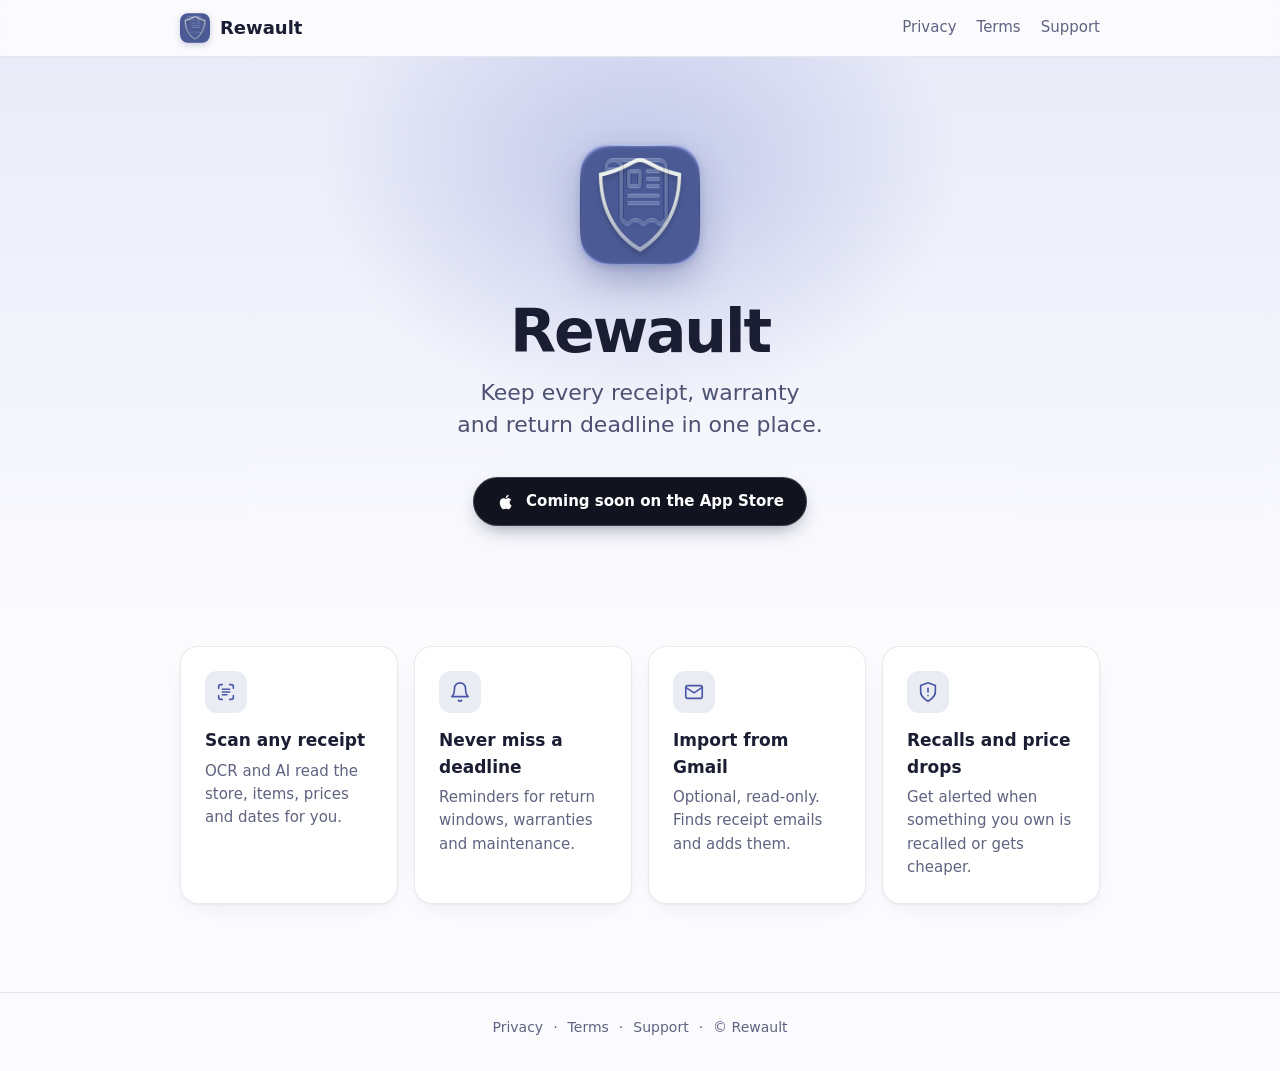
<file: index.html>
<!doctype html>
<html lang="en">
<head>
  <meta charset="utf-8">
  <meta name="viewport" content="width=device-width, initial-scale=1">
  <title>Rewault: receipts, warranties and returns</title>
  <meta name="description" content="Keep every receipt, warranty and return deadline in one place.">
  <meta name="theme-color" content="#fbfbfe" media="(prefers-color-scheme: light)">
  <meta name="theme-color" content="#0b0d18" media="(prefers-color-scheme: dark)">
  <link rel="icon" href="/favicon.ico" sizes="any">
  <link rel="icon" type="image/png" sizes="32x32" href="/assets/favicon-32.png">
  <link rel="apple-touch-icon" href="/assets/apple-touch-icon.png">
  <link rel="stylesheet" href="/styles.css">
</head>
<body>
  <header class="site-header">
    <div class="wrap">
      <a class="brand" href="/"><img src="/assets/logo.png" alt="" width="30" height="30">Rewault</a>
      <nav class="site-nav" aria-label="Main">
      <a href="/privacy/">Privacy</a>
      <a href="/terms/">Terms</a>
      <a href="/support/">Support</a>
      </nav>
    </div>
  </header>

  <main>
    <section class="hero">
      <div class="wrap">
        <img class="hero-icon" src="/assets/logo-256.png" alt="Rewault app icon" width="104" height="104">
        <h1>Rewault</h1>
        <p>Keep every receipt, warranty and return deadline in one place.</p>
        <!-- Placeholder: swap for Apple's official "Download on the App Store" badge and set href to [APP STORE URL]. -->
        <a class="badge-placeholder" href="#" aria-label="Coming soon on the App Store">
          <svg viewBox="0 0 24 24" fill="currentColor" aria-hidden="true"><path d="M16.37 12.6c-.02-2.2 1.8-3.26 1.88-3.31-1.03-1.5-2.62-1.7-3.18-1.72-1.35-.14-2.64.8-3.33.8-.69 0-1.74-.78-2.87-.76-1.47.02-2.83.86-3.59 2.18-1.54 2.66-.39 6.6 1.1 8.76.73 1.06 1.6 2.24 2.73 2.2 1.1-.05 1.51-.71 2.84-.71 1.32 0 1.7.71 2.86.69 1.18-.02 1.93-1.07 2.65-2.13.84-1.22 1.18-2.41 1.2-2.47-.03-.01-2.3-.88-2.33-3.5zM14.2 6.13c.6-.73 1.01-1.75.9-2.76-.87.04-1.92.58-2.54 1.31-.56.65-1.05 1.69-.92 2.68.97.08 1.96-.49 2.56-1.23z"/></svg>
          Coming soon on the App Store
        </a>
      </div>
    </section>

    <section class="features wrap" aria-label="Features">
      <div class="feature-grid">
      <div class="feature">
        <div class="feature-icon"><svg viewBox="0 0 24 24" fill="none" stroke="currentColor" stroke-width="1.8" stroke-linecap="round" stroke-linejoin="round" aria-hidden="true"><path d="M4 8V6a2 2 0 0 1 2-2h2M16 4h2a2 2 0 0 1 2 2v2M20 16v2a2 2 0 0 1-2 2h-2M8 20H6a2 2 0 0 1-2-2v-2"/><path d="M8 9h8M8 12h8M8 15h5"/></svg></div>
        <h2>Scan any receipt</h2>
        <p>OCR and AI read the store, items, prices and dates for you.</p>
      </div>
      <div class="feature">
        <div class="feature-icon"><svg viewBox="0 0 24 24" fill="none" stroke="currentColor" stroke-width="1.8" stroke-linecap="round" stroke-linejoin="round" aria-hidden="true"><path d="M6 8a6 6 0 0 1 12 0c0 7 3 9 3 9H3s3-2 3-9"/><path d="M10.3 21a1.94 1.94 0 0 0 3.4 0"/></svg></div>
        <h2>Never miss a deadline</h2>
        <p>Reminders for return windows, warranties and maintenance.</p>
      </div>
      <div class="feature">
        <div class="feature-icon"><svg viewBox="0 0 24 24" fill="none" stroke="currentColor" stroke-width="1.8" stroke-linecap="round" stroke-linejoin="round" aria-hidden="true"><rect x="3" y="5" width="18" height="14" rx="2"/><path d="m3 7 9 6 9-6"/></svg></div>
        <h2>Import from Gmail</h2>
        <p>Optional, read-only. Finds receipt emails and adds them.</p>
      </div>
      <div class="feature">
        <div class="feature-icon"><svg viewBox="0 0 24 24" fill="none" stroke="currentColor" stroke-width="1.8" stroke-linecap="round" stroke-linejoin="round" aria-hidden="true"><path d="M12 22s8-4 8-10V5l-8-3-8 3v7c0 6 8 10 8 10"/><path d="M12 8v4M12 16h.01"/></svg></div>
        <h2>Recalls and price drops</h2>
        <p>Get alerted when something you own is recalled or gets cheaper.</p>
      </div>
      </div>
    </section>
  </main>

  <footer class="site-footer">
    <div class="wrap">
      <a href="/privacy/">Privacy</a> <span aria-hidden="true">·</span> <a href="/terms/">Terms</a> <span aria-hidden="true">·</span> <a href="/support/">Support</a> <span aria-hidden="true">·</span> <span>© Rewault</span>
    </div>
  </footer>
</body>
</html>
</file>
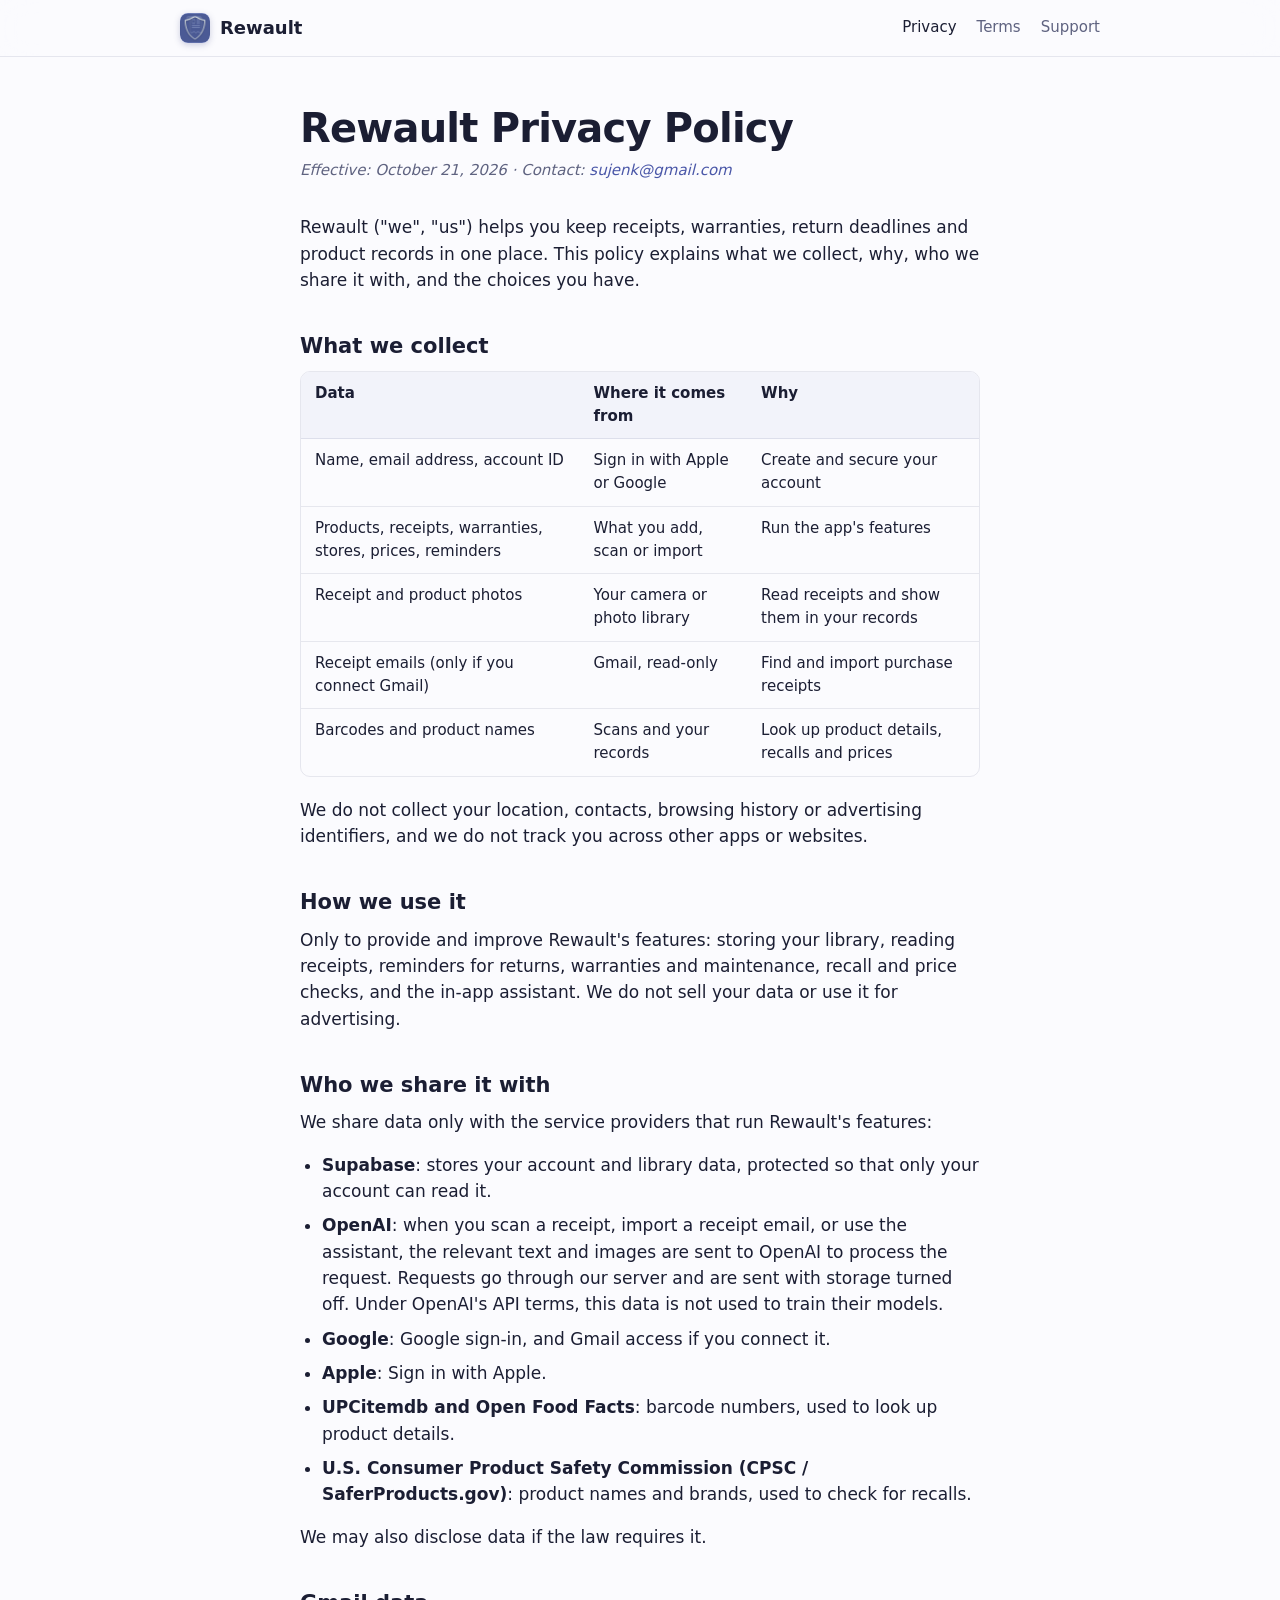
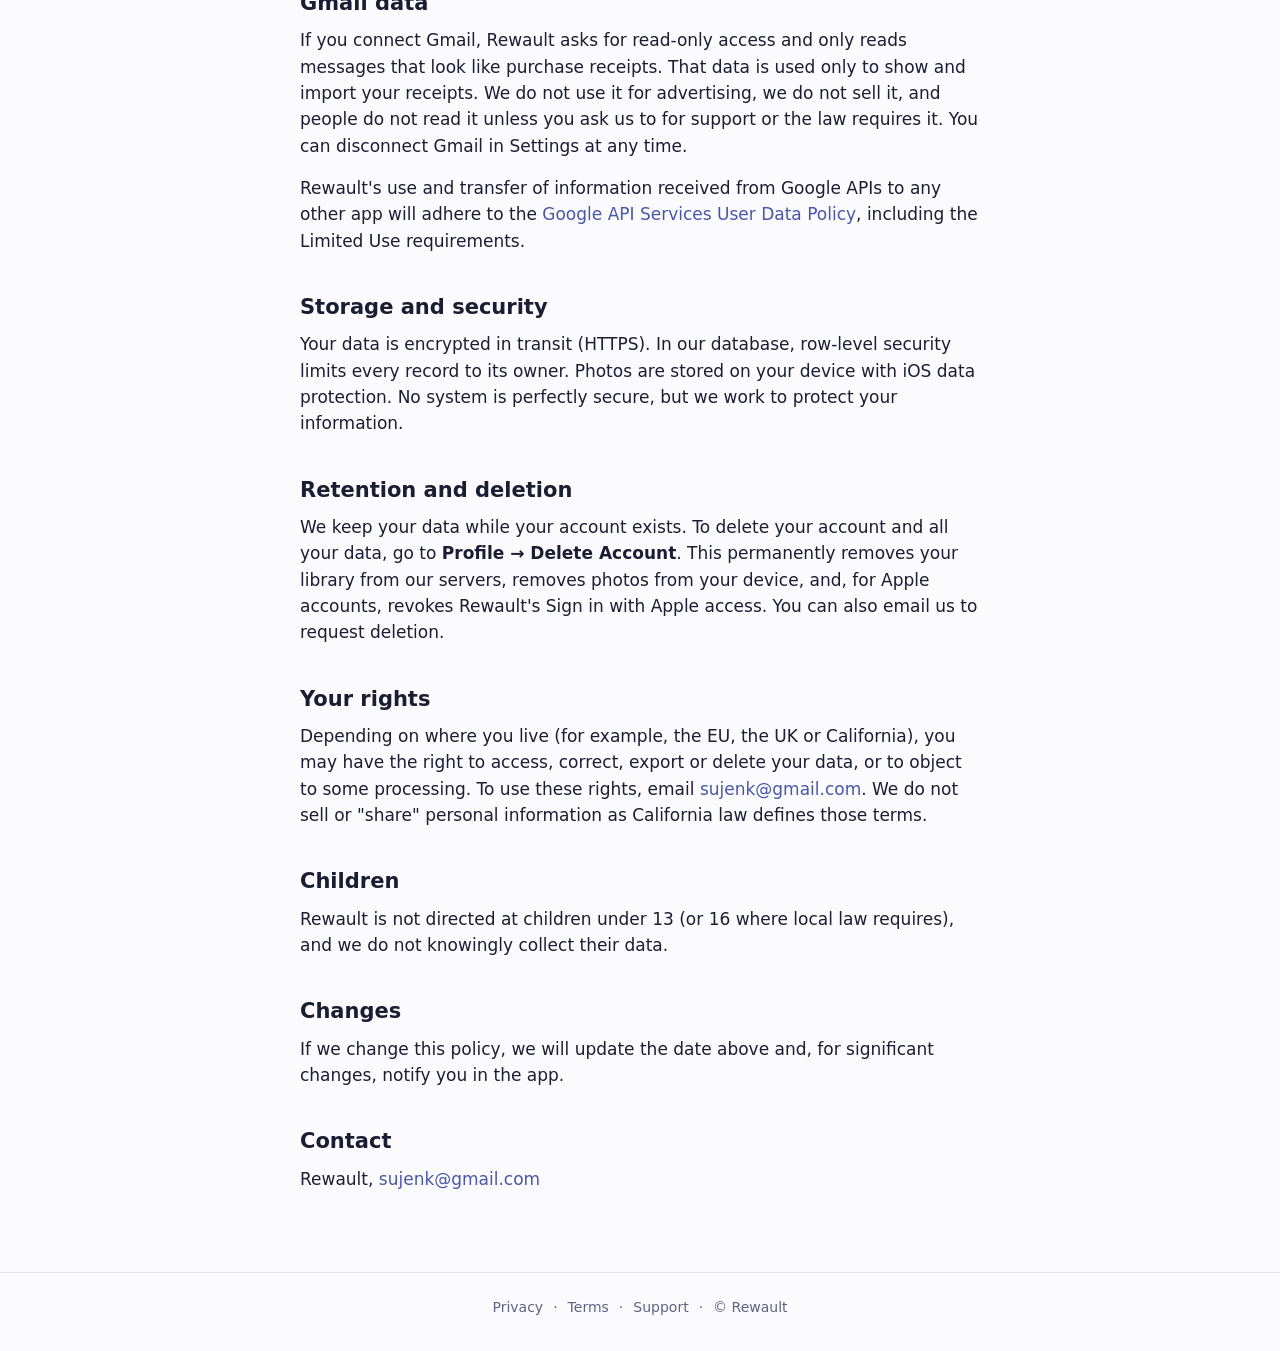
<file: privacy/index.html>
<!doctype html>
<html lang="en">
<head>
  <meta charset="utf-8">
  <meta name="viewport" content="width=device-width, initial-scale=1">
  <title>Rewault Privacy Policy</title>
  <meta name="description" content="How Rewault collects, uses and protects your data.">
  <meta name="theme-color" content="#fbfbfe" media="(prefers-color-scheme: light)">
  <meta name="theme-color" content="#0b0d18" media="(prefers-color-scheme: dark)">
  <link rel="icon" href="/favicon.ico" sizes="any">
  <link rel="icon" type="image/png" sizes="32x32" href="/assets/favicon-32.png">
  <link rel="apple-touch-icon" href="/assets/apple-touch-icon.png">
  <link rel="stylesheet" href="/styles.css">
</head>
<body>
  <header class="site-header">
    <div class="wrap">
      <a class="brand" href="/"><img src="/assets/logo.png" alt="" width="30" height="30">Rewault</a>
      <nav class="site-nav" aria-label="Main">
      <a href="/privacy/" aria-current="page">Privacy</a>
      <a href="/terms/">Terms</a>
      <a href="/support/">Support</a>
      </nav>
    </div>
  </header>

  <main>
    <article class="doc wrap narrow">
      <h1>Rewault Privacy Policy</h1>
      <p class="meta"><em>Effective: October 21, 2026 · Contact: <a href="mailto:sujenk@gmail.com">sujenk@gmail.com</a></em></p>

      <p>Rewault ("we", "us") helps you keep receipts, warranties, return deadlines and product records in one place. This policy explains what we collect, why, who we share it with, and the choices you have.</p>

      <h2>What we collect</h2>

      <div class="table-scroll"><table>
      <thead><tr><th>Data</th><th>Where it comes from</th><th>Why</th></tr></thead>
      <tbody>
      <tr><td>Name, email address, account ID</td><td>Sign in with Apple or Google</td><td>Create and secure your account</td></tr>
      <tr><td>Products, receipts, warranties, stores, prices, reminders</td><td>What you add, scan or import</td><td>Run the app's features</td></tr>
      <tr><td>Receipt and product photos</td><td>Your camera or photo library</td><td>Read receipts and show them in your records</td></tr>
      <tr><td>Receipt emails (only if you connect Gmail)</td><td>Gmail, read-only</td><td>Find and import purchase receipts</td></tr>
      <tr><td>Barcodes and product names</td><td>Scans and your records</td><td>Look up product details, recalls and prices</td></tr>
      </tbody></table></div>

      <p>We do not collect your location, contacts, browsing history or advertising identifiers, and we do not track you across other apps or websites.</p>

      <h2>How we use it</h2>

      <p>Only to provide and improve Rewault's features: storing your library, reading receipts, reminders for returns, warranties and maintenance, recall and price checks, and the in-app assistant. We do not sell your data or use it for advertising.</p>

      <h2>Who we share it with</h2>

      <p>We share data only with the service providers that run Rewault's features:</p>

      <ul>
        <li><strong>Supabase</strong>: stores your account and library data, protected so that only your account can read it.</li>
        <li><strong>OpenAI</strong>: when you scan a receipt, import a receipt email, or use the assistant, the relevant text and images are sent to OpenAI to process the request. Requests go through our server and are sent with storage turned off. Under OpenAI's API terms, this data is not used to train their models.</li>
        <li><strong>Google</strong>: Google sign-in, and Gmail access if you connect it.</li>
        <li><strong>Apple</strong>: Sign in with Apple.</li>
        <li><strong>UPCitemdb and Open Food Facts</strong>: barcode numbers, used to look up product details.</li>
        <li><strong>U.S. Consumer Product Safety Commission (CPSC / SaferProducts.gov)</strong>: product names and brands, used to check for recalls.</li>
      </ul>

      <p>We may also disclose data if the law requires it.</p>

      <h2>Gmail data</h2>

      <p>If you connect Gmail, Rewault asks for read-only access and only reads messages that look like purchase receipts. That data is used only to show and import your receipts. We do not use it for advertising, we do not sell it, and people do not read it unless you ask us to for support or the law requires it. You can disconnect Gmail in Settings at any time.</p>

      <p>Rewault's use and transfer of information received from Google APIs to any other app will adhere to the <a href="https://developers.google.com/terms/api-services-user-data-policy">Google API Services User Data Policy</a>, including the Limited Use requirements.</p>

      <h2>Storage and security</h2>

      <p>Your data is encrypted in transit (HTTPS). In our database, row-level security limits every record to its owner. Photos are stored on your device with iOS data protection. No system is perfectly secure, but we work to protect your information.</p>

      <h2>Retention and deletion</h2>

      <p>We keep your data while your account exists. To delete your account and all your data, go to <strong>Profile → Delete Account</strong>. This permanently removes your library from our servers, removes photos from your device, and, for Apple accounts, revokes Rewault's Sign in with Apple access. You can also email us to request deletion.</p>

      <h2>Your rights</h2>

      <p>Depending on where you live (for example, the EU, the UK or California), you may have the right to access, correct, export or delete your data, or to object to some processing. To use these rights, email <a href="mailto:sujenk@gmail.com">sujenk@gmail.com</a>. We do not sell or "share" personal information as California law defines those terms.</p>

      <h2>Children</h2>

      <p>Rewault is not directed at children under 13 (or 16 where local law requires), and we do not knowingly collect their data.</p>

      <h2>Changes</h2>

      <p>If we change this policy, we will update the date above and, for significant changes, notify you in the app.</p>

      <h2>Contact</h2>

      <p>Rewault, <a href="mailto:sujenk@gmail.com">sujenk@gmail.com</a></p>
    </article>
  </main>

  <footer class="site-footer">
    <div class="wrap">
      <a href="/privacy/">Privacy</a> <span aria-hidden="true">·</span> <a href="/terms/">Terms</a> <span aria-hidden="true">·</span> <a href="/support/">Support</a> <span aria-hidden="true">·</span> <span>© Rewault</span>
    </div>
  </footer>
</body>
</html>
</file>
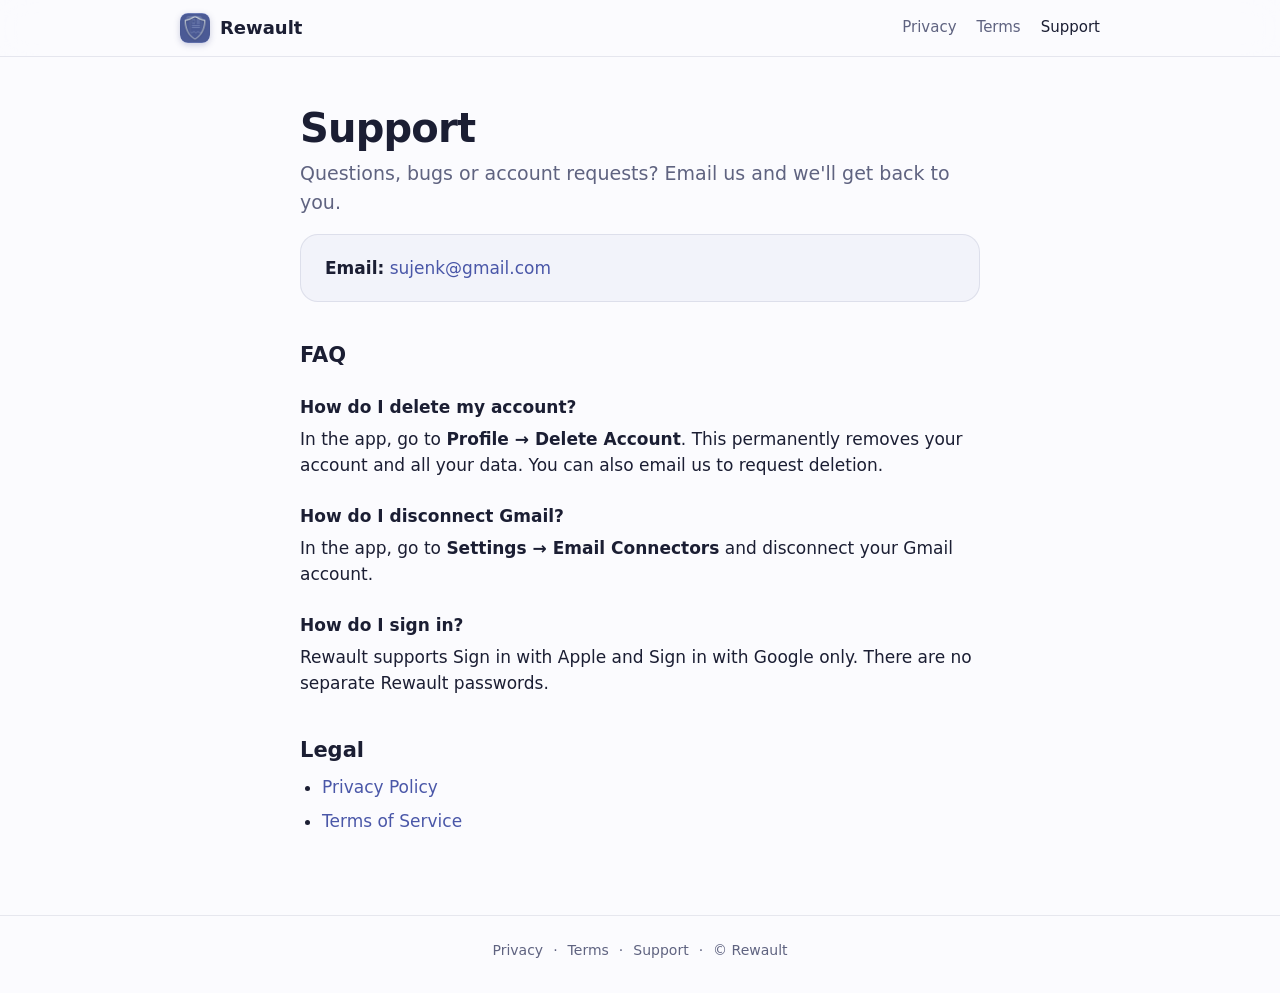
<file: support/index.html>
<!doctype html>
<html lang="en">
<head>
  <meta charset="utf-8">
  <meta name="viewport" content="width=device-width, initial-scale=1">
  <title>Rewault Support</title>
  <meta name="description" content="Get help with Rewault: contact, account deletion, Gmail and sign-in.">
  <meta name="theme-color" content="#fbfbfe" media="(prefers-color-scheme: light)">
  <meta name="theme-color" content="#0b0d18" media="(prefers-color-scheme: dark)">
  <link rel="icon" href="/favicon.ico" sizes="any">
  <link rel="icon" type="image/png" sizes="32x32" href="/assets/favicon-32.png">
  <link rel="apple-touch-icon" href="/assets/apple-touch-icon.png">
  <link rel="stylesheet" href="/styles.css">
</head>
<body>
  <header class="site-header">
    <div class="wrap">
      <a class="brand" href="/"><img src="/assets/logo.png" alt="" width="30" height="30">Rewault</a>
      <nav class="site-nav" aria-label="Main">
      <a href="/privacy/">Privacy</a>
      <a href="/terms/">Terms</a>
      <a href="/support/" aria-current="page">Support</a>
      </nav>
    </div>
  </header>

  <main>
    <article class="doc wrap narrow">
      <h1>Support</h1>
      <p class="lead">Questions, bugs or account requests? Email us and we'll get back to you.</p>
      <div class="card">
        <p><strong>Email:</strong> <a href="mailto:sujenk@gmail.com">sujenk@gmail.com</a></p>
      </div>

      <h2>FAQ</h2>

      <h3>How do I delete my account?</h3>
      <p>In the app, go to <strong>Profile → Delete Account</strong>. This permanently removes your account and all your data. You can also email us to request deletion.</p>

      <h3>How do I disconnect Gmail?</h3>
      <p>In the app, go to <strong>Settings → Email Connectors</strong> and disconnect your Gmail account.</p>

      <h3>How do I sign in?</h3>
      <p>Rewault supports Sign in with Apple and Sign in with Google only. There are no separate Rewault passwords.</p>

      <h2>Legal</h2>
      <ul>
        <li><a href="/privacy/">Privacy Policy</a></li>
        <li><a href="/terms/">Terms of Service</a></li>
      </ul>
    </article>
  </main>

  <footer class="site-footer">
    <div class="wrap">
      <a href="/privacy/">Privacy</a> <span aria-hidden="true">·</span> <a href="/terms/">Terms</a> <span aria-hidden="true">·</span> <a href="/support/">Support</a> <span aria-hidden="true">·</span> <span>© Rewault</span>
    </div>
  </footer>
</body>
</html>
</file>
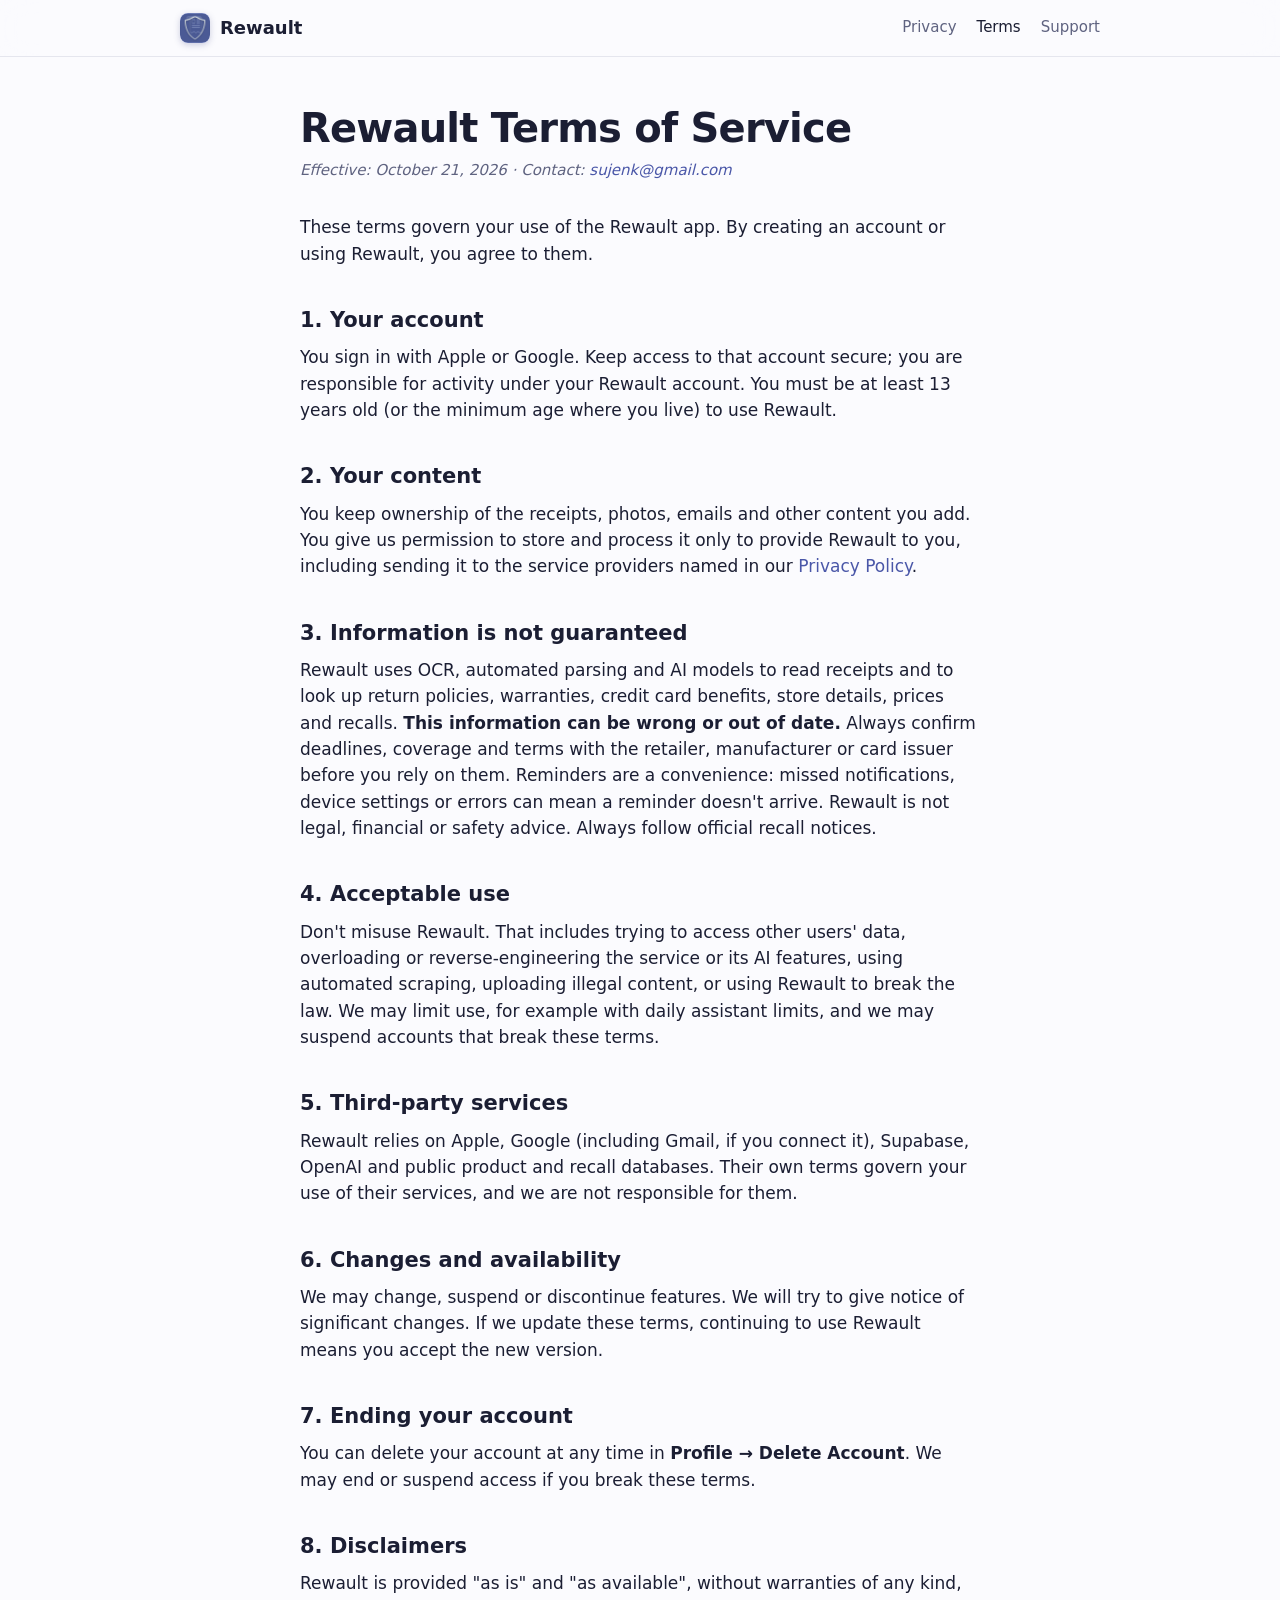
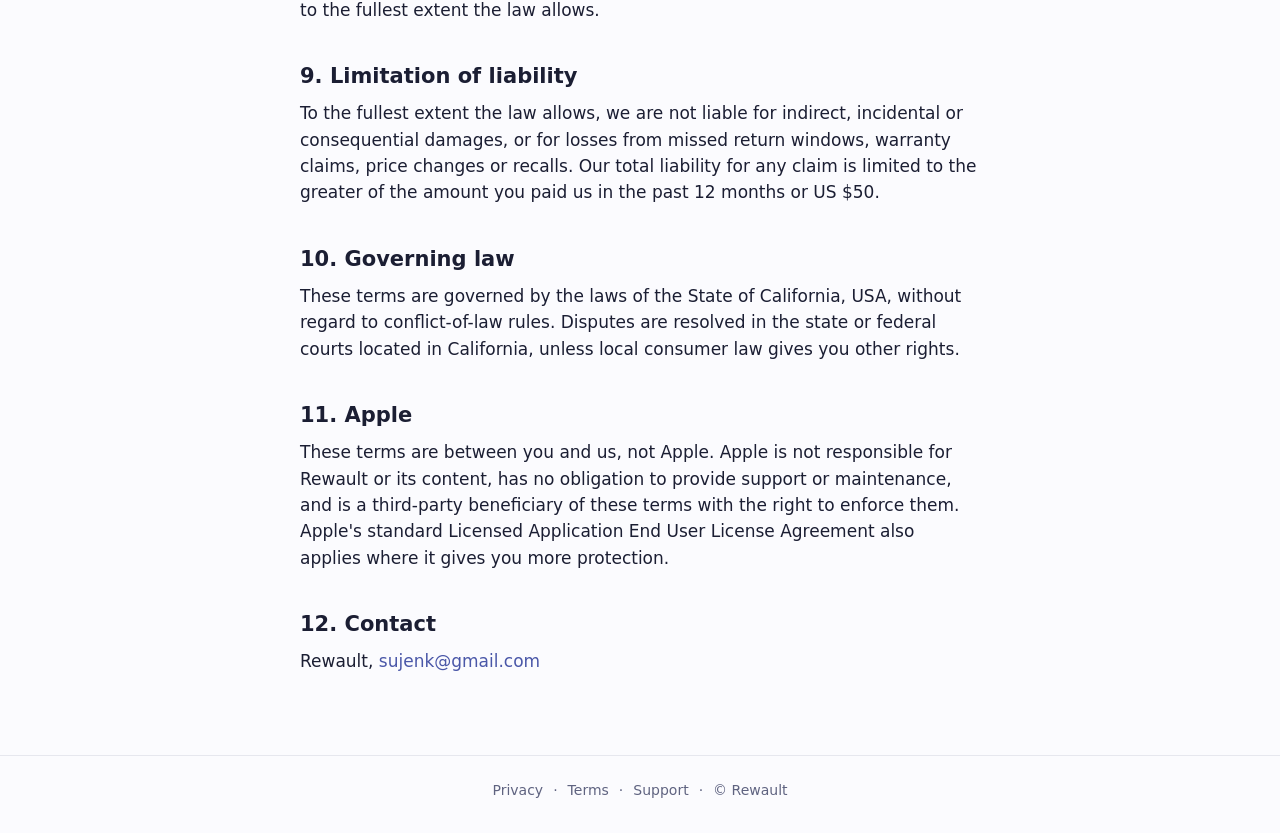
<file: terms/index.html>
<!doctype html>
<html lang="en">
<head>
  <meta charset="utf-8">
  <meta name="viewport" content="width=device-width, initial-scale=1">
  <title>Rewault Terms of Service</title>
  <meta name="description" content="The terms for using the Rewault app.">
  <meta name="theme-color" content="#fbfbfe" media="(prefers-color-scheme: light)">
  <meta name="theme-color" content="#0b0d18" media="(prefers-color-scheme: dark)">
  <link rel="icon" href="/favicon.ico" sizes="any">
  <link rel="icon" type="image/png" sizes="32x32" href="/assets/favicon-32.png">
  <link rel="apple-touch-icon" href="/assets/apple-touch-icon.png">
  <link rel="stylesheet" href="/styles.css">
</head>
<body>
  <header class="site-header">
    <div class="wrap">
      <a class="brand" href="/"><img src="/assets/logo.png" alt="" width="30" height="30">Rewault</a>
      <nav class="site-nav" aria-label="Main">
      <a href="/privacy/">Privacy</a>
      <a href="/terms/" aria-current="page">Terms</a>
      <a href="/support/">Support</a>
      </nav>
    </div>
  </header>

  <main>
    <article class="doc wrap narrow">
      <h1>Rewault Terms of Service</h1>
      <p class="meta"><em>Effective: October 21, 2026 · Contact: <a href="mailto:sujenk@gmail.com">sujenk@gmail.com</a></em></p>

      <p>These terms govern your use of the Rewault app. By creating an account or using Rewault, you agree to them.</p>

      <h2>1. Your account</h2>

      <p>You sign in with Apple or Google. Keep access to that account secure; you are responsible for activity under your Rewault account. You must be at least 13 years old (or the minimum age where you live) to use Rewault.</p>

      <h2>2. Your content</h2>

      <p>You keep ownership of the receipts, photos, emails and other content you add. You give us permission to store and process it only to provide Rewault to you, including sending it to the service providers named in our <a href="/privacy/">Privacy Policy</a>.</p>

      <h2>3. Information is not guaranteed</h2>

      <p>Rewault uses OCR, automated parsing and AI models to read receipts and to look up return policies, warranties, credit card benefits, store details, prices and recalls. <strong>This information can be wrong or out of date.</strong> Always confirm deadlines, coverage and terms with the retailer, manufacturer or card issuer before you rely on them. Reminders are a convenience: missed notifications, device settings or errors can mean a reminder doesn't arrive. Rewault is not legal, financial or safety advice. Always follow official recall notices.</p>

      <h2>4. Acceptable use</h2>

      <p>Don't misuse Rewault. That includes trying to access other users' data, overloading or reverse-engineering the service or its AI features, using automated scraping, uploading illegal content, or using Rewault to break the law. We may limit use, for example with daily assistant limits, and we may suspend accounts that break these terms.</p>

      <h2>5. Third-party services</h2>

      <p>Rewault relies on Apple, Google (including Gmail, if you connect it), Supabase, OpenAI and public product and recall databases. Their own terms govern your use of their services, and we are not responsible for them.</p>

      <h2>6. Changes and availability</h2>

      <p>We may change, suspend or discontinue features. We will try to give notice of significant changes. If we update these terms, continuing to use Rewault means you accept the new version.</p>

      <h2>7. Ending your account</h2>

      <p>You can delete your account at any time in <strong>Profile → Delete Account</strong>. We may end or suspend access if you break these terms.</p>

      <h2>8. Disclaimers</h2>

      <p>Rewault is provided "as is" and "as available", without warranties of any kind, to the fullest extent the law allows.</p>

      <h2>9. Limitation of liability</h2>

      <p>To the fullest extent the law allows, we are not liable for indirect, incidental or consequential damages, or for losses from missed return windows, warranty claims, price changes or recalls. Our total liability for any claim is limited to the greater of the amount you paid us in the past 12 months or US $50.</p>

      <h2>10. Governing law</h2>

      <p>These terms are governed by the laws of the State of California, USA, without regard to conflict-of-law rules. Disputes are resolved in the state or federal courts located in California, unless local consumer law gives you other rights.</p>

      <h2>11. Apple</h2>

      <p>These terms are between you and us, not Apple. Apple is not responsible for Rewault or its content, has no obligation to provide support or maintenance, and is a third-party beneficiary of these terms with the right to enforce them. Apple's standard Licensed Application End User License Agreement also applies where it gives you more protection.</p>

      <h2>12. Contact</h2>

      <p>Rewault, <a href="mailto:sujenk@gmail.com">sujenk@gmail.com</a></p>
    </article>
  </main>

  <footer class="site-footer">
    <div class="wrap">
      <a href="/privacy/">Privacy</a> <span aria-hidden="true">·</span> <a href="/terms/">Terms</a> <span aria-hidden="true">·</span> <a href="/support/">Support</a> <span aria-hidden="true">·</span> <span>© Rewault</span>
    </div>
  </footer>
</body>
</html>
</file>
<file: styles.css>
/* Rewault site styles. No external resources. */

:root {
  color-scheme: light dark;
  /* Palette taken from the app icon (#5665a0 periwinkle) */
  --bg: #fbfbfe;
  --bg-alt: #f2f3fa;
  --card: #ffffff;
  --text: #1b1e33;
  --text-2: #5f6380;
  --border: rgba(40, 48, 100, 0.1);
  --accent: #4a57a8;
  --accent-soft: rgba(86, 101, 160, 0.12);
  --mark-bg: #fff3c4;
  --mark-text: #6b4e00;
  --hero-bg: linear-gradient(180deg, #e9ebf8 0%, #f4f5fc 60%, var(--bg) 100%);
  --hero-glow: rgba(110, 124, 200, 0.35);
  --hero-text: #1b1e33;
  --hero-text-2: #4d5272;
  --icon-shadow: 0 18px 40px -8px rgba(58, 68, 130, 0.45), 0 2px 6px rgba(58, 68, 130, 0.2);
  --card-shadow: 0 1px 2px rgba(30, 36, 80, 0.04), 0 8px 24px -12px rgba(30, 36, 80, 0.12);
  --radius: 18px;
  --font: -apple-system, BlinkMacSystemFont, "SF Pro Text", "SF Pro", system-ui, sans-serif;
}

@media (prefers-color-scheme: dark) {
  :root {
    --bg: #0b0d18;
    --bg-alt: #141729;
    --card: #161a2e;
    --text: #eef0fa;
    --text-2: #a3a8c4;
    --border: rgba(170, 180, 240, 0.12);
    --accent: #a4aef0;
    --accent-soft: rgba(140, 152, 230, 0.16);
    --hero-bg: linear-gradient(180deg, #1c2246 0%, #121530 60%, var(--bg) 100%);
    --hero-glow: rgba(110, 124, 220, 0.45);
    --hero-text: #f3f4fc;
    --hero-text-2: #b4b9d8;
    --icon-shadow: 0 20px 50px -10px rgba(0, 0, 0, 0.7), 0 0 0 1px rgba(255, 255, 255, 0.06);
    --card-shadow: none;
    --mark-bg: #4a3b0a;
    --mark-text: #ffe08a;
  }
}

*,
*::before,
*::after { box-sizing: border-box; }

html { -webkit-text-size-adjust: 100%; }

body {
  margin: 0;
  background: var(--bg);
  color: var(--text);
  font-family: var(--font);
  font-size: 17px;
  line-height: 1.55;
  -webkit-font-smoothing: antialiased;
  display: flex;
  flex-direction: column;
  min-height: 100vh;
}

main { flex: 1; }

a { color: var(--accent); text-decoration: none; }
a:hover { text-decoration: underline; }
a:focus-visible { outline: 2px solid var(--accent); outline-offset: 2px; border-radius: 4px; }

.wrap { width: 100%; max-width: 960px; margin: 0 auto; padding: 0 20px; }
.narrow { max-width: 720px; } /* 680px text column + padding */

/* Header */
.site-header {
  position: sticky;
  top: 0;
  z-index: 10;
  background: color-mix(in srgb, var(--bg) 82%, transparent);
  -webkit-backdrop-filter: saturate(180%) blur(16px);
  backdrop-filter: saturate(180%) blur(16px);
  border-bottom: 1px solid var(--border);
}
.site-header .wrap { display: flex; align-items: center; justify-content: space-between; height: 56px; }
.brand { display: flex; align-items: center; gap: 10px; color: var(--text); font-weight: 600; font-size: 18px; }
.brand:hover { text-decoration: none; }
.brand img { width: 30px; height: 30px; border-radius: 8px; box-shadow: 0 2px 6px rgba(58, 68, 130, 0.25); }
.site-nav { display: flex; gap: 20px; font-size: 15px; }
.site-nav a { color: var(--text-2); }
.site-nav a:hover, .site-nav a[aria-current="page"] { color: var(--text); text-decoration: none; }

/* Hero */
.hero {
  position: relative;
  overflow: hidden;
  background: var(--hero-bg);
  color: var(--hero-text);
  text-align: center;
  padding: 88px 0 96px;
}
/* Soft glow behind the icon */
.hero::before {
  content: "";
  position: absolute;
  top: -120px;
  left: 50%;
  width: 640px;
  height: 480px;
  transform: translateX(-50%);
  background: radial-gradient(closest-side, var(--hero-glow), transparent);
  pointer-events: none;
}
.hero .wrap { position: relative; }
.hero-icon { width: 120px; height: 120px; border-radius: 27px; box-shadow: var(--icon-shadow); }
.hero h1 { font-size: clamp(40px, 7.5vw, 60px); line-height: 1.05; letter-spacing: -0.035em; font-weight: 700; margin: 28px 0 14px; }
.hero p { font-size: clamp(18px, 3.2vw, 22px); line-height: 1.45; color: var(--hero-text-2); max-width: 520px; margin: 0 auto 36px; text-wrap: balance; }

/* Replace with Apple's official "Download on the App Store" badge when the app is live. */
.badge-placeholder {
  display: inline-flex;
  align-items: center;
  gap: 10px;
  padding: 12px 22px;
  border-radius: 999px;
  background: #11131f;
  color: #ffffff;
  font-size: 15px;
  font-weight: 600;
  border: 1px solid rgba(255, 255, 255, 0.18);
  box-shadow: 0 8px 20px -8px rgba(20, 24, 60, 0.5);
  transition: transform 0.15s ease, box-shadow 0.15s ease;
}
.badge-placeholder:hover { text-decoration: none; transform: translateY(-1px); box-shadow: 0 12px 24px -8px rgba(20, 24, 60, 0.55); }
.badge-placeholder svg { width: 20px; height: 20px; }

/* Features */
.features { padding-block: 24px 88px; }
.feature-grid { display: grid; grid-template-columns: repeat(auto-fit, minmax(210px, 1fr)); gap: 16px; }
.feature {
  background: var(--card);
  border: 1px solid var(--border);
  border-radius: var(--radius);
  box-shadow: var(--card-shadow);
  padding: 24px;
}
.feature-icon {
  width: 42px;
  height: 42px;
  border-radius: 12px;
  display: grid;
  place-items: center;
  background: var(--accent-soft);
  color: var(--accent);
  margin-bottom: 14px;
}
.feature-icon svg { width: 22px; height: 22px; }
.feature h2 { font-size: 17px; margin: 0 0 6px; }
.feature p { margin: 0; color: var(--text-2); font-size: 15px; }

/* Documents (privacy, terms, support) */
.doc { padding-block: 48px 64px; }
.doc h1 { font-size: clamp(30px, 6vw, 40px); line-height: 1.15; letter-spacing: -0.02em; margin: 0 0 8px; }
.doc h2 { font-size: 21px; line-height: 1.3; margin: 40px 0 10px; }
.doc h3 { font-size: 17px; margin: 24px 0 6px; }
.doc p, .doc ul { margin: 0 0 16px; }
.doc ul { padding-left: 22px; }
.doc li { margin-bottom: 8px; }
.doc .meta { color: var(--text-2); font-size: 15px; margin-bottom: 32px; }
.doc .lead { font-size: 19px; color: var(--text-2); }

.table-scroll { overflow-x: auto; margin: 0 0 20px; border: 1px solid var(--border); border-radius: 10px; }
.doc table { border-collapse: collapse; width: 100%; font-size: 15px; }
.doc th, .doc td { text-align: left; vertical-align: top; padding: 10px 14px; border-bottom: 1px solid var(--border); }
.doc tr:last-child td { border-bottom: 0; }
.doc th { background: var(--bg-alt); font-weight: 600; }

/* Unfilled placeholders stay visible until replaced */
.ph {
  background: var(--mark-bg);
  color: var(--mark-text);
  padding: 0 4px;
  border-radius: 4px;
  font-weight: 600;
}

.card {
  background: var(--bg-alt);
  border: 1px solid var(--border);
  border-radius: var(--radius);
  padding: 20px 24px;
  margin: 0 0 24px;
}
.card p:last-child { margin-bottom: 0; }

/* Footer */
.site-footer { border-top: 1px solid var(--border); padding: 24px 0 32px; font-size: 14px; color: var(--text-2); }
.site-footer .wrap { display: flex; flex-wrap: wrap; gap: 6px 10px; justify-content: center; }
.site-footer a { color: var(--text-2); }
.site-footer a:hover { color: var(--text); }

@media (max-width: 520px) {
  body { font-size: 16px; }
  .site-nav { gap: 14px; font-size: 14px; }
  .hero { padding: 64px 0 72px; }
  .hero-icon { width: 104px; height: 104px; border-radius: 23px; }
  .doc { padding-block: 32px 48px; }
}
</file>
